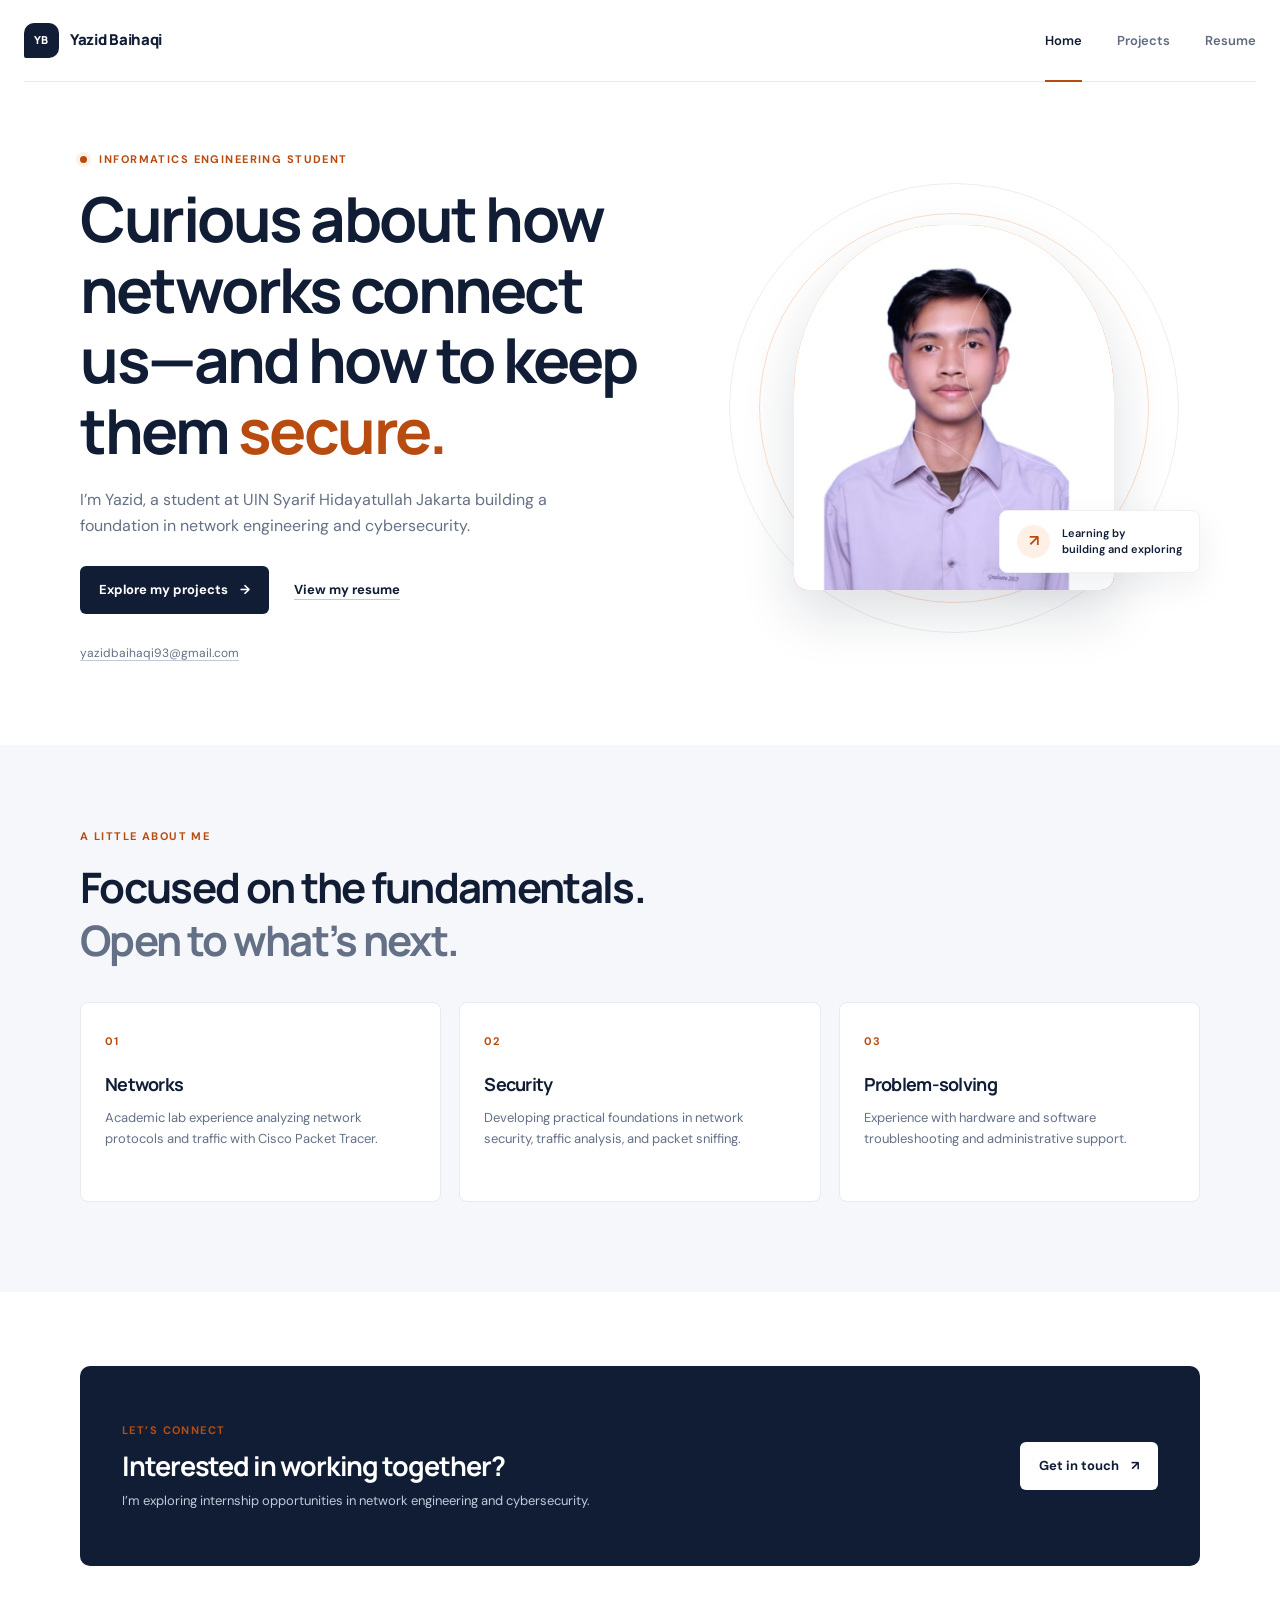
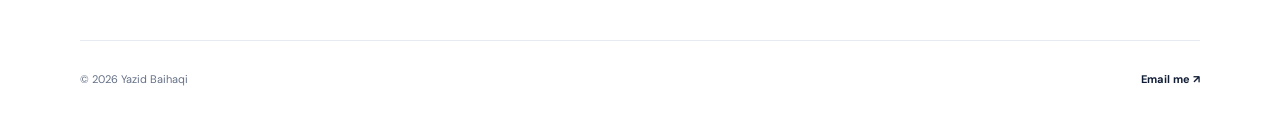
<file: index.html>
<!doctype html>
<html lang="en">
  <head>
    <meta charset="utf-8">
    <meta name="viewport" content="width=device-width, initial-scale=1">
    <meta name="theme-color" content="#101d35">
    <meta name="description" content="Yazid Baihaqi is an Informatics Engineering student interested in network engineering and cybersecurity.">
    <title>Yazid Baihaqi | Network Engineering &amp; Cybersecurity</title>
    <link rel="stylesheet" href="styles.css">
    <script src="site.js" defer></script>
  </head>
  <body>
    <a class="skip-link" href="#main">Skip to content</a>
    <header class="site-header">
      <a class="brand" href="index.html" aria-label="Yazid Baihaqi, home">
        <span class="brand-mark" aria-hidden="true">YB</span>
        <span>Yazid Baihaqi</span>
      </a>
      <nav class="site-nav" aria-label="Main navigation">
        <a href="index.html" aria-current="page">Home</a>
        <a href="projects.html">Projects</a>
        <a href="resume.html">Resume</a>
      </nav>
    </header>

    <main id="main">
      <section class="hero page-width">
        <div class="hero-copy">
          <p class="eyebrow"><span class="status-dot" aria-hidden="true"></span> Informatics Engineering student</p>
          <h1>Curious about how networks connect us—and how to keep them <span class="accent-text">secure.</span></h1>
          <p class="hero-intro">I’m Yazid, a student at UIN Syarif Hidayatullah Jakarta building a foundation in network engineering and cybersecurity.</p>
          <div class="hero-actions">
            <a class="button button-primary" href="projects.html">Explore my projects <span aria-hidden="true">→</span></a>
            <a class="text-link" href="resume.html">View my resume</a>
          </div>
          <a class="email-link" href="mailto:yazidbaihaqi93@gmail.com">yazidbaihaqi93@gmail.com</a>
        </div>
        <div class="portrait-panel">
          <div class="portrait-frame">
            <img class="profile-photo" src="assets/yazid-baihaqi.png" alt="Portrait of Yazid Baihaqi">
          </div>
          <span class="orbit orbit-one" aria-hidden="true"></span>
          <span class="orbit orbit-two" aria-hidden="true"></span>
          <div class="floating-note"><span class="note-icon" aria-hidden="true">↗</span><span>Learning by<br>building and exploring</span></div>
        </div>
      </section>

      <section class="focus-section">
        <div class="page-width">
          <div class="section-heading">
            <p class="eyebrow">A little about me</p>
            <h2>Focused on the fundamentals.<br><span class="muted-text">Open to what’s next.</span></h2>
          </div>
          <div class="focus-grid">
            <article class="focus-card">
              <span class="card-number">01</span>
              <h3>Networks</h3>
              <p>Academic lab experience analyzing network protocols and traffic with Cisco Packet Tracer.</p>
            </article>
            <article class="focus-card">
              <span class="card-number">02</span>
              <h3>Security</h3>
              <p>Developing practical foundations in network security, traffic analysis, and packet sniffing.</p>
            </article>
            <article class="focus-card">
              <span class="card-number">03</span>
              <h3>Problem-solving</h3>
              <p>Experience with hardware and software troubleshooting and administrative support.</p>
            </article>
          </div>
        </div>
      </section>

      <section class="closing-section page-width">
        <div>
          <p class="eyebrow">Let’s connect</p>
          <h2>Interested in working together?</h2>
          <p class="muted-text">I’m exploring internship opportunities in network engineering and cybersecurity.</p>
        </div>
        <a class="button button-light" href="mailto:yazidbaihaqi93@gmail.com">Get in touch <span aria-hidden="true">↗</span></a>
      </section>
    </main>

    <footer class="site-footer page-width">
      <span>© <span data-current-year></span> Yazid Baihaqi</span>
      <a href="mailto:yazidbaihaqi93@gmail.com">Email me <span aria-hidden="true">↗</span></a>
    </footer>
  </body>
</html>
</file>
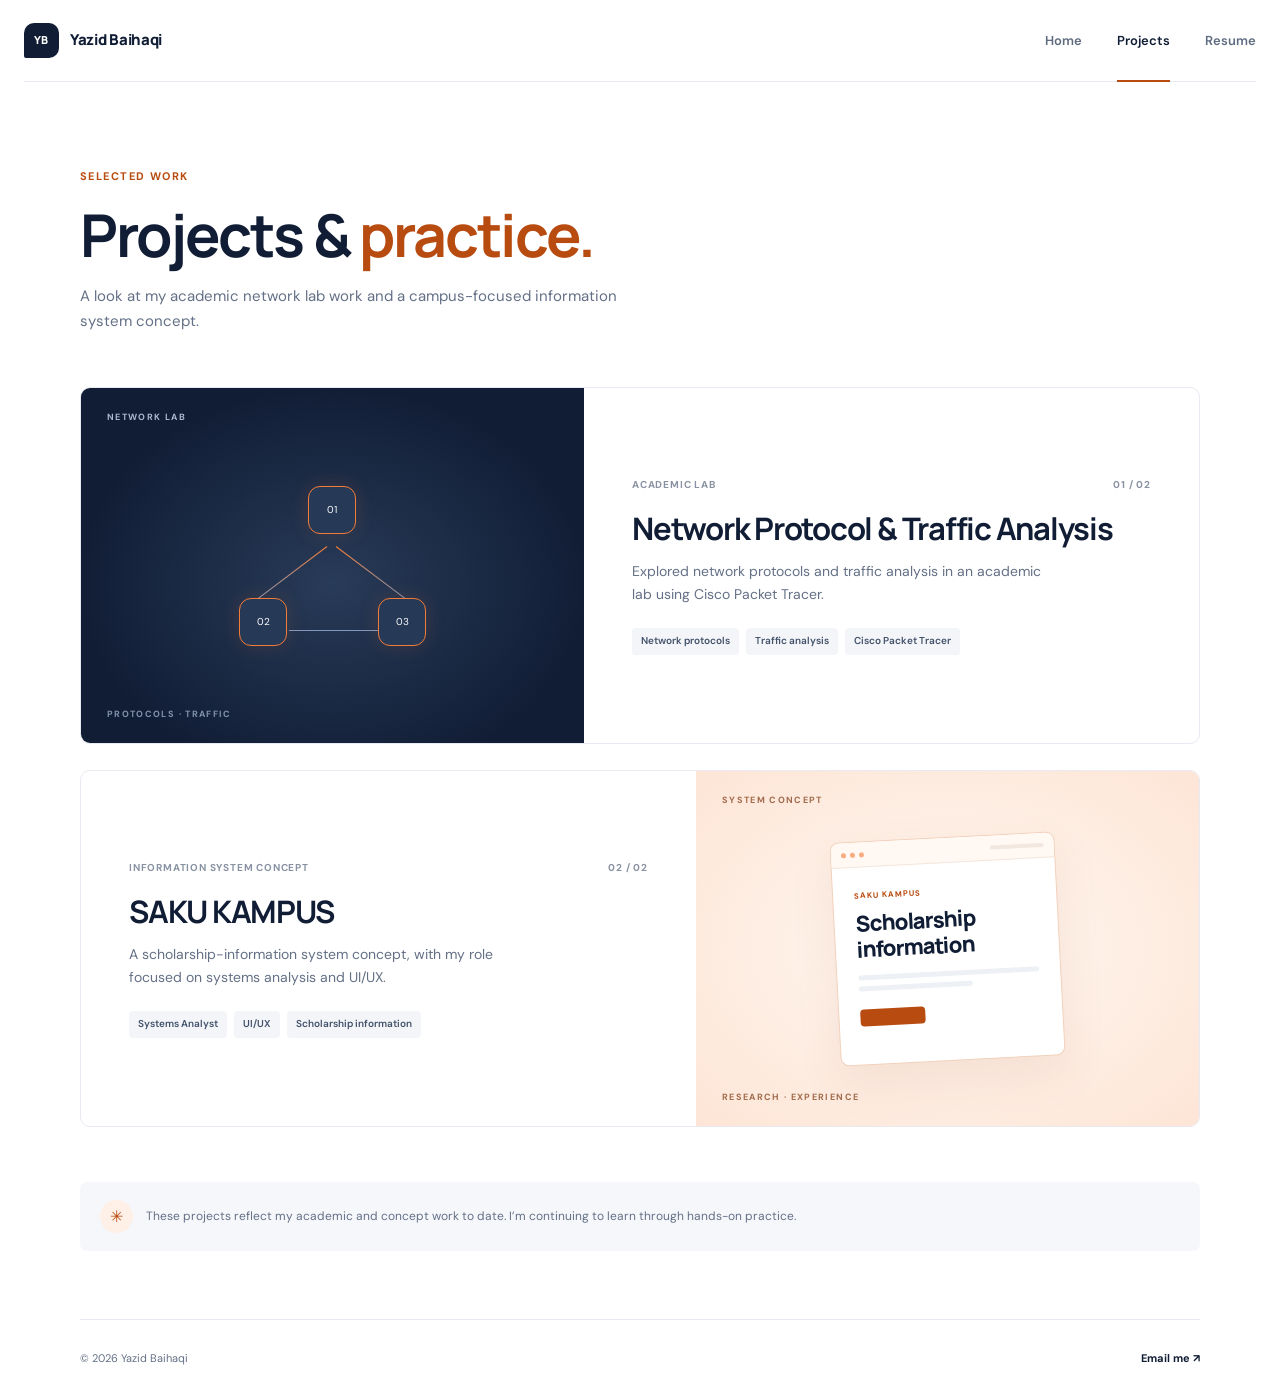
<file: projects.html>
<!doctype html>
<html lang="en">
  <head>
    <meta charset="utf-8">
    <meta name="viewport" content="width=device-width, initial-scale=1">
    <meta name="theme-color" content="#101d35">
    <meta name="description" content="Selected academic and concept projects by Yazid Baihaqi.">
    <title>Projects | Yazid Baihaqi</title>
    <link rel="stylesheet" href="styles.css">
    <script src="site.js" defer></script>
  </head>
  <body>
    <a class="skip-link" href="#main">Skip to content</a>
    <header class="site-header">
      <a class="brand" href="index.html" aria-label="Yazid Baihaqi, home">
        <span class="brand-mark" aria-hidden="true">YB</span>
        <span>Yazid Baihaqi</span>
      </a>
      <nav class="site-nav" aria-label="Main navigation">
        <a href="index.html">Home</a>
        <a href="projects.html" aria-current="page">Projects</a>
        <a href="resume.html">Resume</a>
      </nav>
    </header>

    <main id="main">
      <section class="page-hero page-width">
        <p class="eyebrow">Selected work</p>
        <h1>Projects &amp; <span class="accent-text">practice.</span></h1>
        <p class="page-intro">A look at my academic network lab work and a campus-focused information system concept.</p>
      </section>

      <section class="projects-list page-width" aria-label="Projects">
        <article class="project-card">
          <div class="project-art network-art" aria-hidden="true">
            <span class="art-label">NETWORK LAB</span>
            <div class="network-diagram">
              <span class="network-node node-a">01</span>
              <span class="network-node node-b">02</span>
              <span class="network-node node-c">03</span>
              <span class="network-line line-a"></span>
              <span class="network-line line-b"></span>
              <span class="network-line line-c"></span>
            </div>
            <span class="art-footer">PROTOCOLS · TRAFFIC</span>
          </div>
          <div class="project-copy">
            <div class="project-meta"><span>Academic lab</span><span>01 / 02</span></div>
            <h2>Network Protocol &amp; Traffic Analysis</h2>
            <p>Explored network protocols and traffic analysis in an academic lab using Cisco Packet Tracer.</p>
            <div class="tag-list" aria-label="Topics"><span>Network protocols</span><span>Traffic analysis</span><span>Cisco Packet Tracer</span></div>
          </div>
        </article>

        <article class="project-card project-card-reverse">
          <div class="project-art campus-art" aria-hidden="true">
            <span class="art-label">SYSTEM CONCEPT</span>
            <div class="campus-window">
              <div class="window-top"><span></span><span></span><span></span><i></i></div>
              <div class="window-content">
                <div class="window-kicker">SAKU KAMPUS</div>
                <div class="window-title">Scholarship<br>information</div>
                <div class="window-line"></div><div class="window-line short"></div>
                <div class="window-button"></div>
              </div>
            </div>
            <span class="art-footer">RESEARCH · EXPERIENCE</span>
          </div>
          <div class="project-copy">
            <div class="project-meta"><span>Information system concept</span><span>02 / 02</span></div>
            <h2>SAKU KAMPUS</h2>
            <p>A scholarship-information system concept, with my role focused on systems analysis and UI/UX.</p>
            <div class="tag-list" aria-label="Topics"><span>Systems Analyst</span><span>UI/UX</span><span>Scholarship information</span></div>
          </div>
        </article>
      </section>

      <section class="projects-note page-width">
        <span class="note-icon" aria-hidden="true">✳</span>
        <p>These projects reflect my academic and concept work to date. I’m continuing to learn through hands-on practice.</p>
      </section>
    </main>

    <footer class="site-footer page-width">
      <span>© <span data-current-year></span> Yazid Baihaqi</span>
      <a href="mailto:yazidbaihaqi93@gmail.com">Email me <span aria-hidden="true">↗</span></a>
    </footer>
  </body>
</html>
</file>
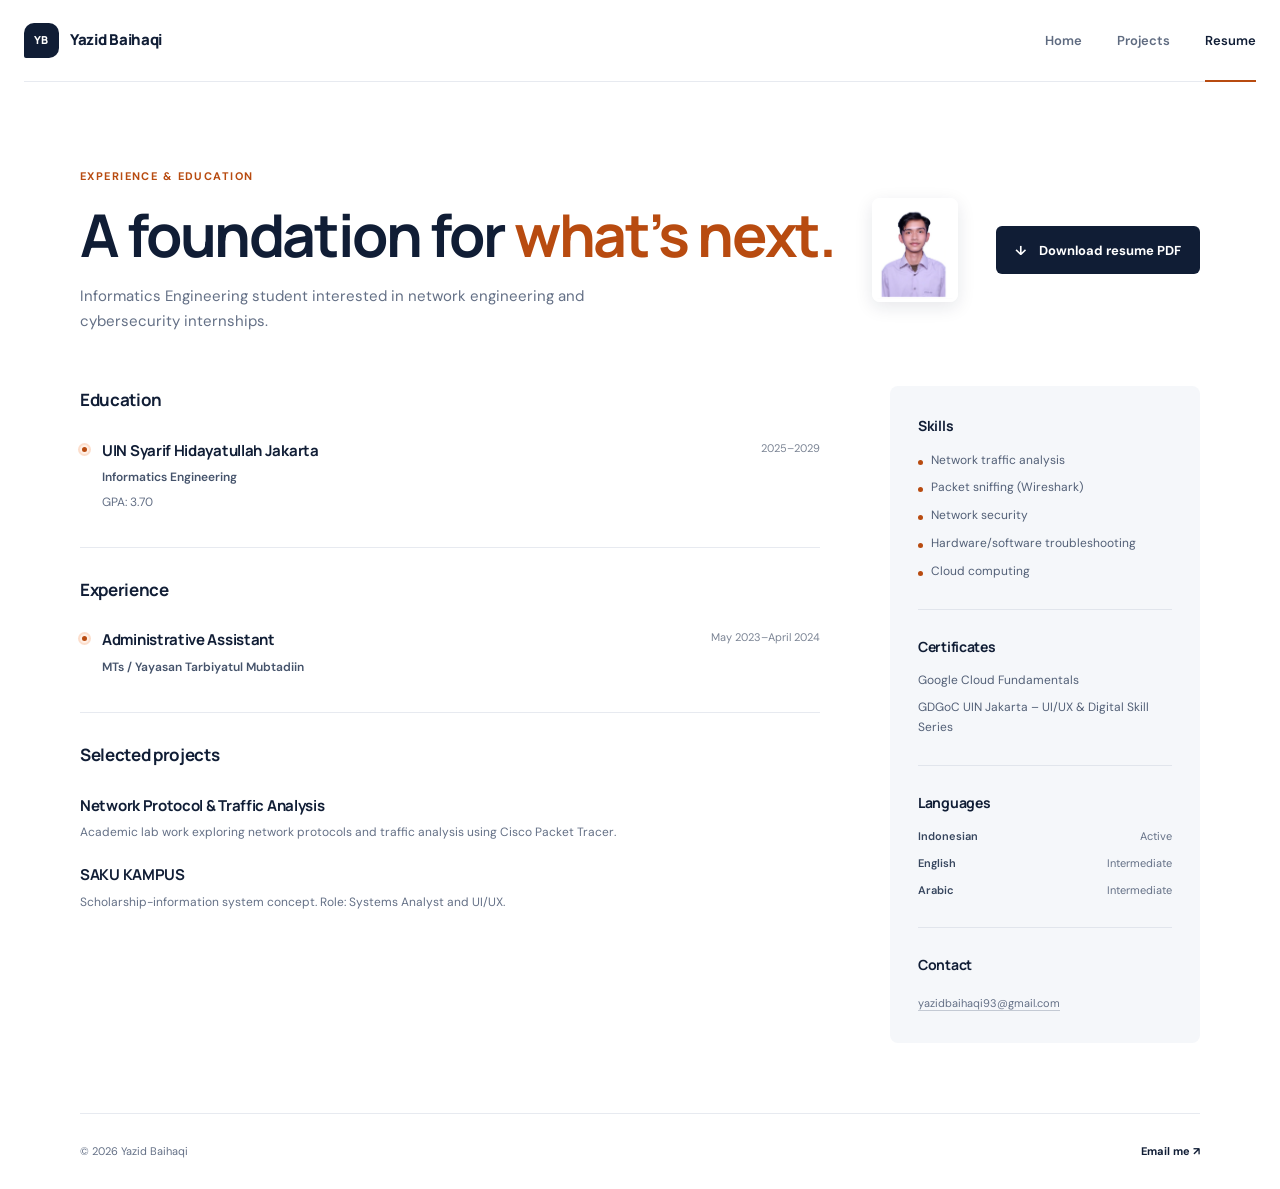
<file: resume.html>
<!doctype html>
<html lang="en">
  <head>
    <meta charset="utf-8">
    <meta name="viewport" content="width=device-width, initial-scale=1">
    <meta name="theme-color" content="#101d35">
    <meta name="description" content="Resume of Yazid Baihaqi, Informatics Engineering student at UIN Syarif Hidayatullah Jakarta.">
    <title>Resume | Yazid Baihaqi</title>
    <link rel="stylesheet" href="styles.css">
    <script src="resume-download.js" defer></script>
    <script src="site.js" defer></script>
  </head>
  <body>
    <a class="skip-link" href="#main">Skip to content</a>
    <header class="site-header">
      <a class="brand" href="index.html" aria-label="Yazid Baihaqi, home">
        <span class="brand-mark" aria-hidden="true">YB</span>
        <span>Yazid Baihaqi</span>
      </a>
      <nav class="site-nav" aria-label="Main navigation">
        <a href="index.html">Home</a>
        <a href="projects.html">Projects</a>
        <a href="resume.html" aria-current="page">Resume</a>
      </nav>
    </header>

    <main id="main">
      <section class="page-hero resume-hero page-width">
        <div>
          <p class="eyebrow">Experience &amp; education</p>
          <h1>A foundation for <span class="accent-text">what’s next.</span></h1>
          <p class="page-intro">Informatics Engineering student interested in network engineering and cybersecurity internships.</p>
        </div>
        <img class="resume-profile-photo" src="assets/yazid-baihaqi.png" alt="Portrait of Yazid Baihaqi">
        <button class="button button-primary download-button" id="download-resume" type="button">
          <span aria-hidden="true">↓</span> Download resume PDF
        </button>
      </section>

      <div class="resume-layout page-width">
        <div class="resume-main">
          <section class="resume-section">
            <h2>Education</h2>
            <article class="timeline-item">
              <span class="timeline-mark" aria-hidden="true"></span>
              <div class="timeline-heading"><h3>UIN Syarif Hidayatullah Jakarta</h3><span>2025–2029</span></div>
              <p class="resume-subtitle">Informatics Engineering</p>
              <p>GPA: 3.70</p>
            </article>
          </section>

          <section class="resume-section">
            <h2>Experience</h2>
            <article class="timeline-item">
              <span class="timeline-mark" aria-hidden="true"></span>
              <div class="timeline-heading"><h3>Administrative Assistant</h3><span>May 2023–April 2024</span></div>
              <p class="resume-subtitle">MTs / Yayasan Tarbiyatul Mubtadiin</p>
            </article>
          </section>

          <section class="resume-section">
            <h2>Selected projects</h2>
            <article class="resume-project">
              <h3>Network Protocol &amp; Traffic Analysis</h3>
              <p>Academic lab work exploring network protocols and traffic analysis using Cisco Packet Tracer.</p>
            </article>
            <article class="resume-project">
              <h3>SAKU KAMPUS</h3>
              <p>Scholarship-information system concept. Role: Systems Analyst and UI/UX.</p>
            </article>
          </section>
        </div>

        <aside class="resume-sidebar" aria-label="Skills and additional information">
          <section class="sidebar-section">
            <h2>Skills</h2>
            <ul class="skill-list">
              <li>Network traffic analysis</li>
              <li>Packet sniffing (Wireshark)</li>
              <li>Network security</li>
              <li>Hardware/software troubleshooting</li>
              <li>Cloud computing</li>
            </ul>
          </section>
          <section class="sidebar-section">
            <h2>Certificates</h2>
            <ul class="plain-list">
              <li>Google Cloud Fundamentals</li>
              <li>GDGoC UIN Jakarta – UI/UX &amp; Digital Skill Series</li>
            </ul>
          </section>
          <section class="sidebar-section">
            <h2>Languages</h2>
            <ul class="language-list">
              <li><span>Indonesian</span><span>Active</span></li>
              <li><span>English</span><span>Intermediate</span></li>
              <li><span>Arabic</span><span>Intermediate</span></li>
            </ul>
          </section>
          <section class="sidebar-section">
            <h2>Contact</h2>
            <a class="email-link" href="mailto:yazidbaihaqi93@gmail.com">yazidbaihaqi93@gmail.com</a>
          </section>
        </aside>
      </div>
    </main>

    <footer class="site-footer page-width">
      <span>© <span data-current-year></span> Yazid Baihaqi</span>
      <a href="mailto:yazidbaihaqi93@gmail.com">Email me <span aria-hidden="true">↗</span></a>
    </footer>
  </body>
</html>
</file>
<file: styles.css>
@import url("https://fonts.googleapis.com/css2?family=DM+Sans:wght@400;500;600;700&family=Manrope:wght@400;500;600;700;800&display=swap");

:root {
  color-scheme: light;
  --navy: #101d35;
  --navy-soft: #172743;
  --orange: #b84b10;
  --orange-pale: #fff0e7;
  --ink: #19263b;
  --muted: #647086;
  --line: #e7eaf0;
  --paper: #ffffff;
  --mist: #f5f7fa;
  font-family: "DM Sans", "Segoe UI", sans-serif;
  font-synthesis: none;
  text-rendering: optimizeLegibility;
}

* { box-sizing: border-box; }
html { scroll-behavior: smooth; }
body { margin: 0; color: var(--ink); background: var(--paper); line-height: 1.65; }
a { color: inherit; }
button { font: inherit; }
a:focus-visible, button:focus-visible { outline: 3px solid var(--orange); outline-offset: 4px; }
.page-width { width: min(1120px, calc(100% - 48px)); margin-inline: auto; }
.skip-link { position: absolute; z-index: 20; top: 12px; left: 12px; padding: 10px 14px; transform: translateY(-160%); color: white; background: var(--navy); border-radius: 6px; }
.skip-link:focus { transform: translateY(0); }

.site-header { position: relative; z-index: 2; display: flex; width: min(1240px, calc(100% - 48px)); height: 82px; margin: auto; align-items: center; justify-content: space-between; border-bottom: 1px solid var(--line); }
.brand { display: inline-flex; gap: 11px; align-items: center; color: var(--navy); font-family: Manrope, sans-serif; font-size: 15px; font-weight: 800; text-decoration: none; letter-spacing: -.02em; }
.brand-mark { display: grid; width: 35px; height: 35px; place-items: center; color: white; background: var(--navy); border-radius: 10px 10px 10px 2px; font-size: 11px; letter-spacing: .04em; }
.site-nav { display: flex; gap: 35px; align-items: center; height: 100%; }
.site-nav a { position: relative; display: flex; height: 100%; align-items: center; color: #5f6b80; font-size: 13px; font-weight: 600; text-decoration: none; }
.site-nav a:hover, .site-nav a[aria-current="page"] { color: var(--navy); }
.site-nav a[aria-current="page"]::after { position: absolute; right: 0; bottom: -1px; left: 0; height: 2px; background: var(--orange); content: ""; }

h1, h2, h3, p { margin-top: 0; }
h1, h2, h3 { color: var(--navy); font-family: Manrope, "Segoe UI", sans-serif; letter-spacing: -.04em; }
.eyebrow { margin-bottom: 16px; color: var(--orange); font-size: 11px; font-weight: 700; letter-spacing: .13em; text-transform: uppercase; }
.accent-text { color: var(--orange); }
.muted-text { color: var(--muted); }
.hero { display: grid; min-height: 570px; grid-template-columns: 1.08fr .92fr; gap: 50px; align-items: center; padding-block: 68px 80px; }
.hero-copy { max-width: 600px; }
.status-dot { display: inline-block; width: 7px; height: 7px; margin-right: 8px; border-radius: 50%; background: var(--orange); box-shadow: 0 0 0 4px var(--orange-pale); }
.hero h1 { max-width: 620px; margin-bottom: 20px; font-size: clamp(39px, 5.1vw, 62px); line-height: 1.14; }
.hero-intro { max-width: 470px; margin-bottom: 26px; color: var(--muted); font-size: 16px; }
.hero-actions { display: flex; gap: 25px; align-items: center; margin-bottom: 25px; }
.button { display: inline-flex; min-height: 48px; gap: 12px; align-items: center; justify-content: center; padding: 0 19px; border: 0; border-radius: 6px; font-size: 13px; font-weight: 700; text-decoration: none; transition: transform .18s ease, background-color .18s ease; cursor: pointer; }
.button:hover { transform: translateY(-2px); }
.button-primary { color: white; background: var(--navy); }
.button-primary:hover { background: var(--navy-soft); }
.button-light { color: var(--navy); background: white; }
.button-light:hover { background: #fff0e7; }
.text-link { color: var(--navy); font-size: 13px; font-weight: 700; text-decoration-color: #c4cad4; text-underline-offset: 5px; }
.email-link { color: var(--muted); font-size: 12px; text-decoration-color: #c4cad4; text-underline-offset: 3px; overflow-wrap: anywhere; }
.email-link:hover { color: var(--orange); }

.portrait-panel { position: relative; display: grid; min-height: 400px; place-items: center; }
.portrait-frame { position: relative; z-index: 1; display: grid; width: min(320px, 74vw); height: 365px; place-items: center; overflow: hidden; background: linear-gradient(145deg, #f9a66e 0%, #f47b35 47%, #d85822 100%); border-radius: 46% 46% 14px 14px; box-shadow: 0 24px 55px #101d3524; }
.portrait-frame::before, .portrait-frame::after { position: absolute; width: 220px; height: 220px; border: 1px solid #ffffff50; border-radius: 50%; content: ""; }
.portrait-frame::before { top: 22px; right: -72px; }
.portrait-frame::after { bottom: -125px; left: -70px; width: 290px; height: 290px; }
.profile-photo { width: 100%; height: 100%; object-fit: cover; object-position: center 30%; }
.orbit { position: absolute; border: 1px solid #f47b3540; border-radius: 50%; }
.orbit-one { width: 390px; height: 390px; }
.orbit-two { width: 450px; height: 450px; border-color: #101d3514; }
.floating-note { position: absolute; right: 0; bottom: 35px; z-index: 2; display: flex; gap: 12px; align-items: center; padding: 14px 17px; color: var(--navy); background: white; border: 1px solid #edf0f5; border-radius: 8px; box-shadow: 0 12px 35px #101d3512; font-size: 11px; font-weight: 600; line-height: 1.5; }
.note-icon { display: grid; width: 33px; height: 33px; flex: 0 0 auto; place-items: center; color: var(--orange); background: var(--orange-pale); border-radius: 50%; font-size: 16px; }

.focus-section { padding: 82px 0 90px; background: var(--mist); }
.section-heading { margin-bottom: 36px; }
.section-heading h2, .closing-section h2 { margin-bottom: 0; font-size: clamp(30px, 4vw, 42px); line-height: 1.25; }
.focus-grid { display: grid; grid-template-columns: repeat(3, 1fr); gap: 18px; }
.focus-card { min-height: 200px; padding: 24px; background: white; border: 1px solid var(--line); border-radius: 8px; }
.card-number { display: inline-block; margin-bottom: 20px; color: var(--orange); font-size: 11px; font-weight: 700; letter-spacing: .08em; }
.focus-card h3 { margin-bottom: 7px; font-size: 18px; }
.focus-card p { margin-bottom: 0; color: var(--muted); font-size: 13px; }
.closing-section { display: flex; min-height: 200px; align-items: center; justify-content: space-between; gap: 24px; margin-block: 74px; padding: 37px 42px; color: white; background: var(--navy); border-radius: 10px; }
.closing-section .eyebrow { margin-bottom: 10px; }
.closing-section h2 { margin-bottom: 7px; color: white; font-size: 27px; }
.closing-section .muted-text { margin-bottom: 0; color: #c1cada; font-size: 13px; }
.site-footer { display: flex; min-height: 76px; align-items: center; justify-content: space-between; border-top: 1px solid var(--line); color: var(--muted); font-size: 11px; }
.site-footer a { color: var(--navy); font-weight: 700; text-decoration: none; }
.site-footer a:hover { color: var(--orange); }

.page-hero { padding-block: 85px 54px; }
.page-hero h1 { margin-bottom: 15px; font-size: clamp(39px, 5.2vw, 59px); line-height: 1.15; }
.page-intro { max-width: 580px; margin-bottom: 0; color: var(--muted); font-size: 15px; }
.projects-list { padding-bottom: 55px; }
.project-card { display: grid; min-height: 355px; grid-template-columns: .9fr 1.1fr; align-items: center; overflow: hidden; border: 1px solid var(--line); border-radius: 10px; }
.project-card + .project-card { margin-top: 26px; }
.project-card-reverse { grid-template-columns: 1.1fr .9fr; }
.project-card-reverse .project-art { order: 2; }
.project-art { position: relative; display: grid; min-height: 355px; place-items: center; overflow: hidden; background: #edf1f7; }
.network-art { background: radial-gradient(ellipse at 50% 55%, #283b58, #111d35 72%); }
.art-label, .art-footer { position: absolute; left: 26px; color: #aab9d0; font-size: 9px; font-weight: 700; letter-spacing: .15em; }
.art-label { top: 22px; }
.art-footer { bottom: 22px; color: #8293ad; }
.network-diagram { position: relative; width: 235px; height: 180px; }
.network-node { position: absolute; z-index: 1; display: grid; width: 48px; height: 48px; place-items: center; color: #fff; background: #263957; border: 1px solid #f47b35; border-radius: 12px; box-shadow: 0 0 20px #f47b3526; font-size: 10px; }
.node-a { top: 10px; left: 93px; }
.node-b { bottom: 10px; left: 24px; }
.node-c { right: 24px; bottom: 10px; }
.network-line { position: absolute; height: 1px; background: linear-gradient(90deg, #f47b35, #8298ba); transform-origin: left; }
.line-a { top: 70px; left: 112px; width: 93px; transform: rotate(143deg); }
.line-b { top: 70px; left: 121px; width: 93px; transform: rotate(37deg); }
.line-c { top: 154px; left: 74px; width: 105px; background: #8298ba; }
.campus-art { background: radial-gradient(ellipse at center, #fff8f2, #fde5d6); }
.campus-art .art-label, .campus-art .art-footer { color: #a16b4c; }
.campus-window { width: 225px; min-height: 224px; overflow: hidden; background: white; border: 1px solid #f3d1bb; border-radius: 9px; box-shadow: 0 18px 45px #9b4e2e19; transform: rotate(-3deg); }
.window-top { display: flex; height: 25px; gap: 4px; align-items: center; padding-inline: 10px; background: #fff8f3; border-bottom: 1px solid #f4e6dc; }
.window-top span { width: 5px; height: 5px; background: #f47b35; border-radius: 50%; opacity: .6; }
.window-top i { width: 54px; height: 4px; margin-left: auto; background: #f3e8e0; border-radius: 4px; }
.window-content { padding: 22px 21px; }
.window-kicker { margin-bottom: 9px; color: var(--orange); font-size: 8px; font-weight: 700; letter-spacing: .12em; }
.window-title { color: var(--navy); font-family: Manrope, sans-serif; font-size: 22px; font-weight: 800; line-height: 1.16; letter-spacing: -.05em; }
.window-line { width: 100%; height: 5px; margin-top: 13px; background: #edf0f4; border-radius: 4px; }
.window-line.short { width: 63%; margin-top: 6px; }
.window-button { width: 65px; height: 17px; margin-top: 18px; background: var(--orange); border-radius: 4px; }
.project-copy { padding: 39px 48px; }
.project-meta { display: flex; justify-content: space-between; gap: 12px; margin-bottom: 17px; color: #8992a2; font-size: 10px; font-weight: 700; letter-spacing: .08em; text-transform: uppercase; }
.project-copy h2 { margin-bottom: 12px; font-size: clamp(23px, 3vw, 31px); line-height: 1.22; }
.project-copy p { max-width: 420px; margin-bottom: 22px; color: var(--muted); font-size: 14px; }
.tag-list { display: flex; flex-wrap: wrap; gap: 7px; }
.tag-list span { padding: 5px 9px; color: #42516a; background: #f3f5f8; border-radius: 4px; font-size: 10px; font-weight: 600; }
.projects-note { display: flex; gap: 13px; align-items: center; margin-bottom: 68px; padding: 18px 20px; background: var(--mist); border-radius: 7px; }
.projects-note p { margin-bottom: 0; color: var(--muted); font-size: 12px; }

.resume-hero { display: flex; align-items: center; justify-content: space-between; gap: 28px; padding-bottom: 53px; }
.resume-profile-photo { width: 86px; height: 104px; flex: 0 0 auto; object-fit: cover; object-position: center 25%; border: 3px solid white; border-radius: 8px; box-shadow: 0 5px 18px #101d351b; }
.download-button { white-space: nowrap; }
.resume-layout { display: grid; grid-template-columns: 1fr 310px; gap: 70px; padding-bottom: 70px; }
.resume-section { padding: 0 0 30px; }
.resume-section + .resume-section { padding-top: 28px; border-top: 1px solid var(--line); }
.resume-section h2, .sidebar-section h2 { margin-bottom: 24px; font-size: 17px; letter-spacing: -.02em; }
.timeline-item { position: relative; padding-left: 22px; }
.timeline-mark { position: absolute; top: 6px; left: 0; width: 9px; height: 9px; background: var(--orange); border: 2px solid var(--orange-pale); border-radius: 50%; box-shadow: 0 0 0 2px #f47b3540; }
.timeline-heading { display: flex; justify-content: space-between; gap: 16px; }
.timeline-heading h3, .resume-project h3 { margin-bottom: 5px; font-size: 15px; letter-spacing: -.02em; }
.timeline-heading span { color: #7b8494; font-size: 11px; white-space: nowrap; }
.timeline-item p, .resume-project p { margin-bottom: 4px; color: var(--muted); font-size: 12px; }
.timeline-item .resume-subtitle { margin-bottom: 5px; color: #45536b; font-weight: 600; }
.resume-project + .resume-project { margin-top: 20px; }
.resume-sidebar { padding: 28px; align-self: start; background: var(--mist); border-radius: 8px; }
.sidebar-section + .sidebar-section { margin-top: 27px; padding-top: 25px; border-top: 1px solid #e1e5ec; }
.sidebar-section h2 { margin-bottom: 13px; font-size: 14px; }
.skill-list, .plain-list { display: grid; gap: 8px; margin: 0; padding: 0; list-style: none; color: #536077; font-size: 12px; }
.skill-list li { position: relative; padding-left: 13px; }
.skill-list li::before { position: absolute; top: .76em; left: 0; width: 5px; height: 5px; background: var(--orange); border-radius: 50%; content: ""; }
.language-list { display: grid; gap: 9px; margin: 0; padding: 0; list-style: none; font-size: 11px; }
.language-list li { display: flex; justify-content: space-between; gap: 8px; }
.language-list li span:first-child { color: #37465e; font-weight: 600; }
.language-list li span:last-child { color: var(--muted); }
.sidebar-section .email-link { font-size: 11px; }

@media (max-width: 760px) {
  .page-width, .site-header { width: min(100% - 36px, 580px); }
  .site-header { height: 72px; }
  .site-nav { gap: 19px; }
  .site-nav a { font-size: 12px; }
  .hero { min-height: 0; grid-template-columns: 1fr; gap: 12px; padding-block: 66px 48px; }
  .hero h1 { max-width: 540px; font-size: clamp(39px, 9vw, 57px); }
  .portrait-panel { min-height: 340px; margin-top: 5px; }
  .portrait-frame { width: 255px; height: 300px; }
  .orbit-one { width: 330px; height: 330px; }
  .orbit-two { width: 385px; height: 385px; }
  .floating-note { right: max(0px, calc((100% - 390px) / 2)); bottom: 23px; }
  .focus-section { padding-block: 60px; }
  .focus-grid { grid-template-columns: 1fr; }
  .focus-card { min-height: 0; }
  .card-number { margin-bottom: 9px; }
  .closing-section { min-height: 0; align-items: flex-start; flex-direction: column; margin-block: 48px; padding: 30px 24px; }
  .page-hero { padding-block: 60px 38px; }
  .project-card, .project-card-reverse { grid-template-columns: 1fr; }
  .project-card-reverse .project-art { order: 0; }
  .project-art { min-height: 280px; }
  .project-copy { padding: 27px 25px 30px; }
  .projects-list { padding-bottom: 35px; }
  .projects-note { margin-bottom: 50px; }
  .resume-hero { align-items: flex-start; flex-direction: column; }
  .resume-profile-photo { order: 1; width: 96px; height: 116px; }
  .resume-hero .download-button { order: 2; }
  .resume-layout { grid-template-columns: 1fr; gap: 20px; }
}

@media (max-width: 420px) {
  .page-width, .site-header { width: calc(100% - 32px); }
  .brand { gap: 8px; font-size: 13px; }
  .brand-mark { width: 31px; height: 31px; }
  .site-nav { gap: 14px; }
  .site-nav a { font-size: 11px; }
  .hero-actions { gap: 17px; }
  .button { padding-inline: 14px; font-size: 12px; }
  .text-link { font-size: 12px; }
  .timeline-heading { align-items: flex-start; flex-direction: column; gap: 2px; }
  .resume-sidebar { padding: 23px; }
}

@media (prefers-reduced-motion: reduce) {
  *, *::before, *::after { scroll-behavior: auto !important; transition-duration: .01ms !important; }
}
</file>
